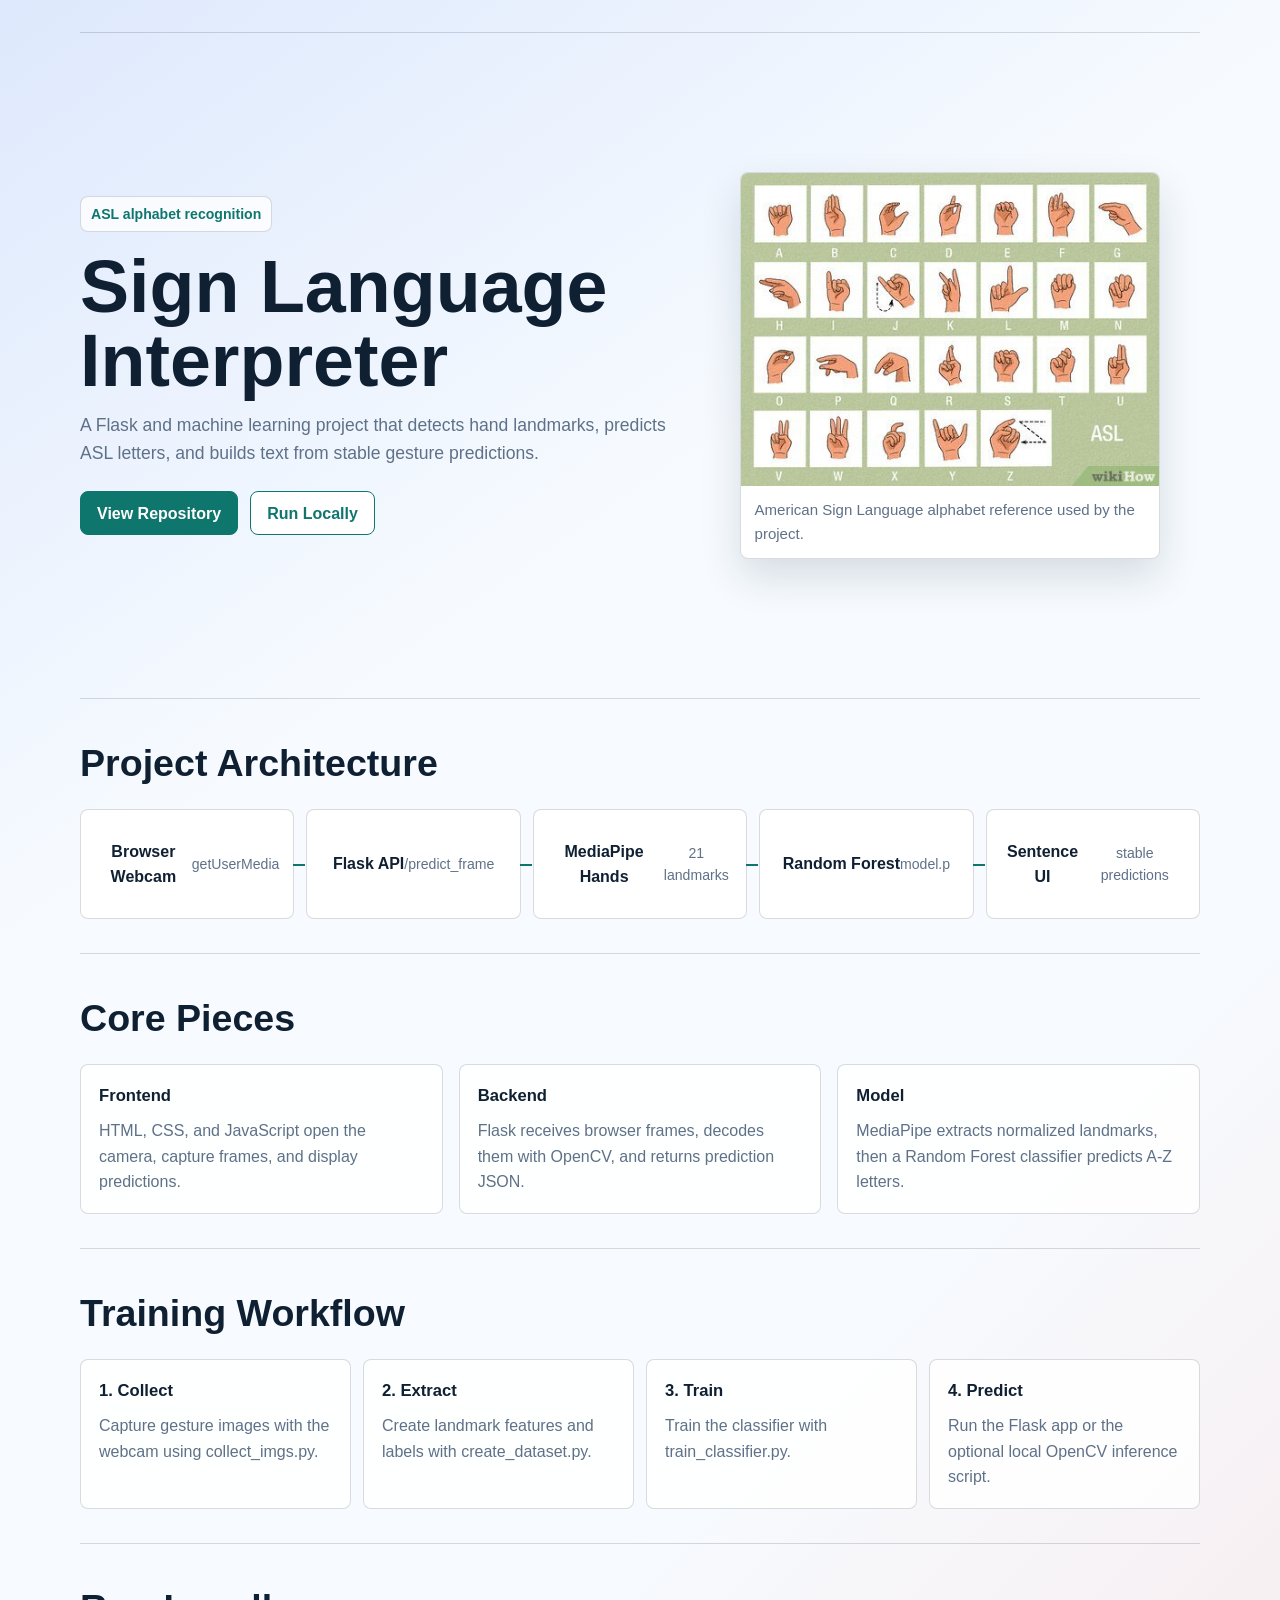
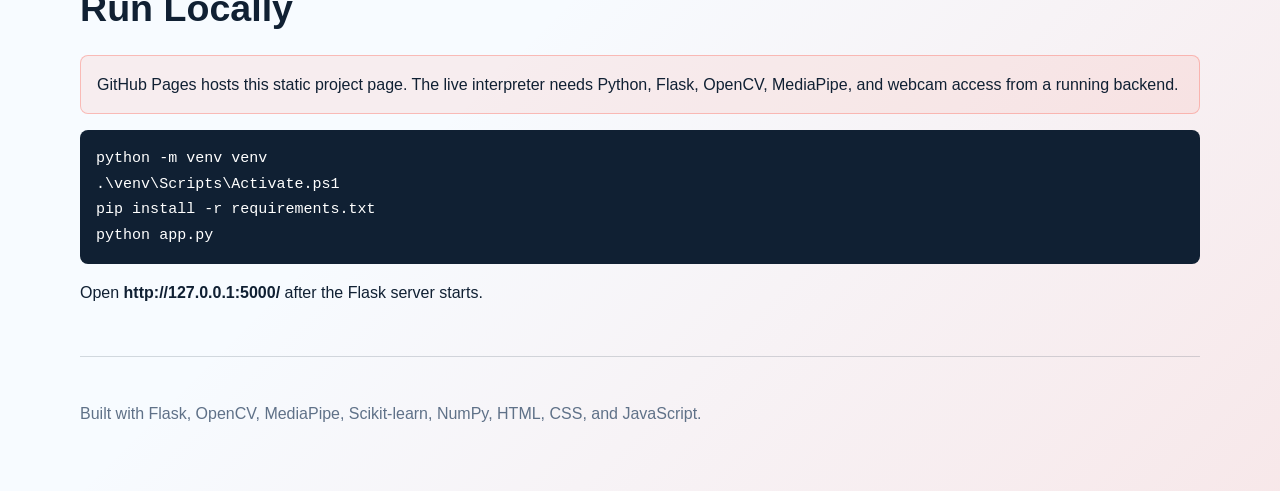
<file: index.html>
<!DOCTYPE html>
<html lang="en">
<head>
    <meta charset="UTF-8">
    <meta name="viewport" content="width=device-width, initial-scale=1.0">
    <title>Sign Language Interpreter</title>
    <style>
        :root {
            --bg: #f7fbff;
            --ink: #102033;
            --muted: #5f7188;
            --teal: #0f766e;
            --blue: #2563eb;
            --coral: #f97367;
            --green: #16a34a;
            --line: rgba(16, 32, 51, 0.16);
            --surface: #ffffff;
            --soft: rgba(15, 118, 110, 0.08);
        }

        * {
            box-sizing: border-box;
        }

        body {
            margin: 0;
            font-family: Arial, Helvetica, sans-serif;
            color: var(--ink);
            background:
                linear-gradient(145deg, rgba(37, 99, 235, 0.12), transparent 32%),
                linear-gradient(315deg, rgba(249, 115, 103, 0.14), transparent 36%),
                var(--bg);
            line-height: 1.6;
        }

        a {
            color: var(--teal);
            font-weight: 700;
            text-decoration: none;
        }

        a:hover {
            text-decoration: underline;
        }

        .page {
            width: min(1120px, calc(100% - 32px));
            margin: 0 auto;
            padding: 32px 0 48px;
        }

        .hero {
            min-height: 74vh;
            display: grid;
            grid-template-columns: minmax(0, 1.08fr) minmax(280px, 0.92fr);
            gap: 32px;
            align-items: center;
        }

        .eyebrow {
            display: inline-flex;
            align-items: center;
            gap: 8px;
            padding: 6px 10px;
            border: 1px solid var(--line);
            border-radius: 8px;
            background: rgba(255, 255, 255, 0.76);
            color: var(--teal);
            font-size: 0.88rem;
            font-weight: 700;
        }

        h1 {
            margin: 18px 0 14px;
            max-width: 740px;
            font-size: clamp(2.35rem, 6vw, 4.6rem);
            line-height: 1;
            letter-spacing: 0;
        }

        .lead {
            max-width: 650px;
            margin: 0 0 24px;
            color: var(--muted);
            font-size: 1.1rem;
        }

        .actions {
            display: flex;
            flex-wrap: wrap;
            gap: 12px;
            margin-top: 24px;
        }

        .button {
            display: inline-flex;
            align-items: center;
            justify-content: center;
            min-height: 44px;
            padding: 0 16px;
            border-radius: 8px;
            border: 1px solid var(--teal);
            background: var(--teal);
            color: white;
            font-weight: 700;
        }

        .button.secondary {
            background: white;
            color: var(--teal);
        }

        .visual {
            border: 1px solid var(--line);
            border-radius: 8px;
            overflow: hidden;
            background: var(--surface);
            box-shadow: 0 18px 40px rgba(16, 32, 51, 0.14);
        }

        .visual img {
            display: block;
            width: 100%;
            height: auto;
        }

        .caption {
            margin: 0;
            padding: 12px 14px;
            color: var(--muted);
            font-size: 0.94rem;
        }

        section {
            padding: 34px 0;
            border-top: 1px solid var(--line);
        }

        h2 {
            margin: 0 0 16px;
            font-size: clamp(1.6rem, 3vw, 2.35rem);
            letter-spacing: 0;
        }

        .grid {
            display: grid;
            grid-template-columns: repeat(3, minmax(0, 1fr));
            gap: 16px;
        }

        .item {
            min-height: 150px;
            padding: 18px;
            border: 1px solid var(--line);
            border-radius: 8px;
            background: rgba(255, 255, 255, 0.84);
        }

        .item strong {
            display: block;
            margin-bottom: 8px;
            color: var(--ink);
            font-size: 1.04rem;
        }

        .item p {
            margin: 0;
            color: var(--muted);
        }

        .architecture {
            display: grid;
            grid-template-columns: repeat(5, minmax(120px, 1fr));
            gap: 12px;
            align-items: stretch;
        }

        .node {
            display: flex;
            min-height: 110px;
            padding: 14px;
            border: 1px solid var(--line);
            border-radius: 8px;
            background: var(--surface);
            align-items: center;
            justify-content: center;
            text-align: center;
            font-weight: 700;
            position: relative;
        }

        .node:not(:last-child)::after {
            content: "";
            position: absolute;
            right: -12px;
            top: 50%;
            width: 12px;
            border-top: 2px solid var(--teal);
        }

        .node span {
            display: block;
            color: var(--muted);
            font-size: 0.88rem;
            font-weight: 400;
        }

        .workflow {
            display: grid;
            grid-template-columns: repeat(4, minmax(0, 1fr));
            gap: 12px;
        }

        .command {
            overflow-x: auto;
            padding: 16px;
            border-radius: 8px;
            background: #102033;
            color: white;
            font-family: Consolas, Monaco, monospace;
            font-size: 0.94rem;
            line-height: 1.7;
        }

        .notice {
            padding: 16px;
            border: 1px solid rgba(249, 115, 103, 0.42);
            border-radius: 8px;
            background: rgba(249, 115, 103, 0.1);
            color: var(--ink);
        }

        footer {
            padding-top: 28px;
            color: var(--muted);
            border-top: 1px solid var(--line);
        }

        @media (max-width: 860px) {
            .hero,
            .grid,
            .workflow {
                grid-template-columns: 1fr;
            }

            .architecture {
                grid-template-columns: 1fr;
            }

            .node:not(:last-child)::after {
                right: auto;
                left: 50%;
                top: auto;
                bottom: -12px;
                height: 12px;
                width: 0;
                border-top: 0;
                border-left: 2px solid var(--teal);
            }
        }
    </style>
</head>
<body>
    <main class="page">
        <section class="hero">
            <div>
                <span class="eyebrow">ASL alphabet recognition</span>
                <h1>Sign Language Interpreter</h1>
                <p class="lead">
                    A Flask and machine learning project that detects hand landmarks, predicts ASL letters, and builds text from stable gesture predictions.
                </p>
                <div class="actions">
                    <a class="button" href="https://github.com/Madhavachitturi/Sign-Language-Interpreter">View Repository</a>
                    <a class="button secondary" href="#run">Run Locally</a>
                </div>
            </div>
            <figure class="visual">
                <img src="assets/asl.jpg" alt="American Sign Language alphabet reference">
                <figcaption class="caption">American Sign Language alphabet reference used by the project.</figcaption>
            </figure>
        </section>

        <section>
            <h2>Project Architecture</h2>
            <div class="architecture" aria-label="Project architecture flow">
                <div class="node">Browser Webcam<span>getUserMedia</span></div>
                <div class="node">Flask API<span>/predict_frame</span></div>
                <div class="node">MediaPipe Hands<span>21 landmarks</span></div>
                <div class="node">Random Forest<span>model.p</span></div>
                <div class="node">Sentence UI<span>stable predictions</span></div>
            </div>
        </section>

        <section>
            <h2>Core Pieces</h2>
            <div class="grid">
                <div class="item">
                    <strong>Frontend</strong>
                    <p>HTML, CSS, and JavaScript open the camera, capture frames, and display predictions.</p>
                </div>
                <div class="item">
                    <strong>Backend</strong>
                    <p>Flask receives browser frames, decodes them with OpenCV, and returns prediction JSON.</p>
                </div>
                <div class="item">
                    <strong>Model</strong>
                    <p>MediaPipe extracts normalized landmarks, then a Random Forest classifier predicts A-Z letters.</p>
                </div>
            </div>
        </section>

        <section>
            <h2>Training Workflow</h2>
            <div class="workflow">
                <div class="item">
                    <strong>1. Collect</strong>
                    <p>Capture gesture images with the webcam using collect_imgs.py.</p>
                </div>
                <div class="item">
                    <strong>2. Extract</strong>
                    <p>Create landmark features and labels with create_dataset.py.</p>
                </div>
                <div class="item">
                    <strong>3. Train</strong>
                    <p>Train the classifier with train_classifier.py.</p>
                </div>
                <div class="item">
                    <strong>4. Predict</strong>
                    <p>Run the Flask app or the optional local OpenCV inference script.</p>
                </div>
            </div>
        </section>

        <section id="run">
            <h2>Run Locally</h2>
            <p class="notice">
                GitHub Pages hosts this static project page. The live interpreter needs Python, Flask, OpenCV, MediaPipe, and webcam access from a running backend.
            </p>
            <pre class="command">python -m venv venv
.\venv\Scripts\Activate.ps1
pip install -r requirements.txt
python app.py</pre>
            <p>Open <strong>http://127.0.0.1:5000/</strong> after the Flask server starts.</p>
        </section>

        <footer>
            <p>Built with Flask, OpenCV, MediaPipe, Scikit-learn, NumPy, HTML, CSS, and JavaScript.</p>
        </footer>
    </main>
</body>
</html>
</file>
